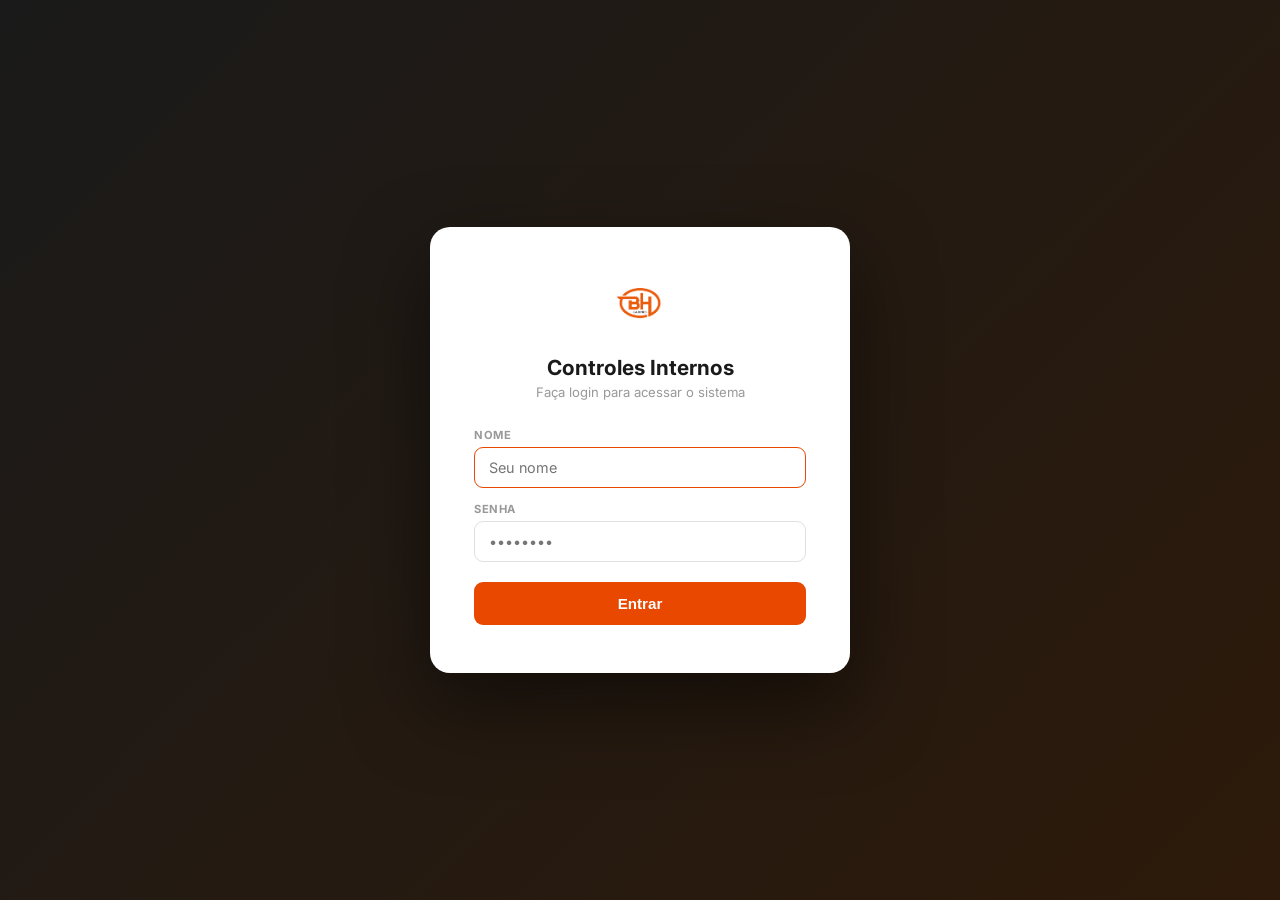
<file: index.html>
<!DOCTYPE html>
<html lang="pt-BR">
<head>
<meta charset="UTF-8">
<meta name="viewport" content="width=device-width, initial-scale=1.0">
<title>BH Cabines — Controles Internos</title>

<!-- PWA: instalável como app ("Adicionar à tela inicial") -->
<link rel="manifest" href="manifest.json">
<meta name="theme-color" content="#EA5B0C">
<link rel="icon" href="icons/icon-192.png">
<link rel="apple-touch-icon" href="icons/apple-touch-icon.png">
<meta name="apple-mobile-web-app-capable" content="yes">
<meta name="apple-mobile-web-app-status-bar-style" content="black-translucent">
<meta name="apple-mobile-web-app-title" content="BH Cabines">

<style>
  @import url('https://fonts.googleapis.com/css2?family=Inter:wght@300;400;500;600;700&display=swap');

  * { margin: 0; padding: 0; box-sizing: border-box; }

  :root {
    --orange: #E84800;
    --orange-light: #FF6B2B;
    --orange-dim: rgba(232, 72, 0, 0.08);
    --dark: #1a1a1a;
    --gray: #4a4a4a;
    --border: #e0e0e0;
    --white: #ffffff;
  }

  body {
    font-family: 'Inter', 'Segoe UI', Arial, sans-serif;
    background-color: #f8f6f3;
    min-height: 100vh;
    position: relative;
    overflow-x: hidden;
  }

  body::before {
    content: '';
    position: fixed;
    top: 50%;left: 50%;
    transform: translate(-50%, -50%);
    width: 70vmin;height: 70vmin;
    background-image: url('logo_extraido/Logo/Logo - Formatos Variados/PNG (Fundo Transparente)/bhcabines_logoredesign_01.png');
    background-repeat: no-repeat;background-position: center;background-size: contain;
    opacity: 0.05;pointer-events: none;z-index: 0;
  }

  /* ===== LOGIN OVERLAY ===== */
  #loginOverlay, #trocarSenhaOverlay {
    position: fixed;inset: 0;z-index: 1000;
    background: linear-gradient(135deg, #1a1a1a 0%, #2d1a0a 100%);
    display: flex;align-items: center;justify-content: center;
  }
  .login-box {
    background: var(--white);border-radius: 20px;
    padding: 48px 44px;width: 100%;max-width: 420px;
    box-shadow: 0 32px 80px rgba(0,0,0,0.5);
    text-align: center;
  }
  .login-box img { height: 56px;margin-bottom: 20px; }
  .login-box h2 { font-size: 1.3rem;font-weight: 700;color: var(--dark);margin-bottom: 4px; }
  .login-box p { font-size: .82rem;color: #999;margin-bottom: 28px; }
  .login-field { text-align: left;margin-bottom: 14px; }
  .login-field label { display: block;font-size: .7rem;font-weight: 700;color: #999;text-transform: uppercase;letter-spacing: .5px;margin-bottom: 5px; }
  .login-field input { width: 100%;padding: 11px 14px;border: 1.5px solid var(--border);border-radius: 9px;font-size: .9rem;font-family: inherit;transition: border-color .15s; }
  .login-field input:focus { outline: none;border-color: var(--orange); }
  .btn-login { width: 100%;padding: 13px;background: var(--orange);color: var(--white);border: none;border-radius: 9px;font-size: .95rem;font-weight: 700;cursor: pointer;margin-top: 6px;transition: background .15s; }
  .btn-login:hover { background: #c43d00; }
  .login-error { background: #fee2e2;border: 1px solid #fecaca;color: #991b1b;border-radius: 8px;padding: 9px 12px;font-size: .78rem;margin-top: 10px;display: none; }

  /* ===== HEADER ===== */
  header {
    position: relative;z-index: 10;
    background: var(--white);border-bottom: 3px solid var(--orange);
    padding: 0 40px;display: flex;align-items: center;justify-content: space-between;
    height: 72px;box-shadow: 0 2px 12px rgba(0,0,0,0.08);
  }
  .header-logo { display: flex;align-items: center;gap: 16px; }
  .header-logo img { height: 44px;width: auto; }
  .header-title { display: flex;flex-direction: column;line-height: 1.1; }
  .header-title .company { font-size: 18px;font-weight: 700;color: var(--orange);letter-spacing: .5px;text-transform: uppercase; }
  .header-title .subtitle { font-size: 11px;font-weight: 400;color: var(--gray);letter-spacing: 1.5px;text-transform: uppercase; }
  .header-right { display: flex;align-items: center;gap: 14px; }
  .header-date { font-size: 12px;color: #999;font-weight: 400; }
  .header-user { font-size: .78rem;font-weight: 600;color: var(--gray); }
  .btn-header { padding: 7px 16px;border-radius: 8px;border: 1.5px solid;font-size: .78rem;font-weight: 700;cursor: pointer;transition: all .15s;white-space: nowrap; }
  .btn-admin { border-color: var(--orange);background: var(--orange-dim);color: var(--orange); }
  .btn-admin:hover { background: var(--orange);color: var(--white); }
  .btn-sair { border-color: #d1d5db;background: #f9fafb;color: #6b7280; }
  .btn-sair:hover { background: #e5e7eb; }

  /* ===== MAIN ===== */
  main { position: relative;z-index: 10;max-width: 1200px;margin: 0 auto;padding: 48px 40px 80px; }
  .section-header { margin-bottom: 36px; }
  .section-header h1 { font-size: 26px;font-weight: 700;color: var(--dark);margin-bottom: 6px; }
  .section-header p { font-size: 14px;color: #888;font-weight: 400; }
  .section-divider { width: 48px;height: 3px;background: var(--orange);border-radius: 2px;margin-top: 12px; }

  /* ===== FOLDER CARDS ===== */
  .folders-grid { display: grid;grid-template-columns: repeat(auto-fill, minmax(220px, 1fr));gap: 24px; }
  .folder-card {
    background: var(--white);border: 1.5px solid var(--border);border-radius: 14px;
    padding: 28px 24px 24px;cursor: pointer;text-decoration: none;
    display: flex;flex-direction: column;align-items: flex-start;gap: 14px;
    transition: all .22s ease;position: relative;overflow: hidden;
    box-shadow: 0 2px 8px rgba(0,0,0,0.04);
  }
  .folder-card::before { content: '';position: absolute;top: 0;left: 0;width: 100%;height: 4px;background: var(--orange);transform: scaleX(0);transform-origin: left;transition: transform .22s ease;border-radius: 14px 14px 0 0; }
  .folder-card:hover { border-color: var(--orange-light);box-shadow: 0 8px 28px rgba(232, 72, 0, 0.14);transform: translateY(-3px); }
  .folder-card:hover::before { transform: scaleX(1); }
  .folder-icon { width: 52px;height: 52px;background: var(--orange-dim);border-radius: 12px;display: flex;align-items: center;justify-content: center;transition: background .22s ease; }
  .folder-card:hover .folder-icon { background: rgba(232, 72, 0, 0.14); }
  .folder-icon svg { width: 26px;height: 26px;color: var(--orange); }
  .folder-info { flex: 1;width: 100%; }
  .folder-name { font-size: 15px;font-weight: 700;color: var(--dark);letter-spacing: .3px;text-transform: uppercase;margin-bottom: 5px; }
  .folder-desc { font-size: 12px;color: #888;font-weight: 400;line-height: 1.4; }
  .folder-arrow { width: 28px;height: 28px;background: var(--orange-dim);border-radius: 50%;display: flex;align-items: center;justify-content: center;align-self: flex-end;transition: all .22s ease; }
  .folder-card:hover .folder-arrow { background: var(--orange); }
  .folder-arrow svg { width: 14px;height: 14px;color: var(--orange);transition: color .22s ease; }
  .folder-card:hover .folder-arrow svg { color: var(--white); }

  /* ===== ADMIN MODAL ===== */
  .modal-overlay { display: none;position: fixed;inset: 0;background: rgba(0,0,0,.55);z-index: 900;align-items: center;justify-content: center;padding: 20px; }
  .modal-overlay.open { display: flex; }
  .modal-box { background: var(--white);border-radius: 18px;width: 100%;max-width: 900px;max-height: 90vh;display: flex;flex-direction: column;box-shadow: 0 24px 72px rgba(0,0,0,.3); }
  .modal-head { display: flex;align-items: center;justify-content: space-between;padding: 20px 26px;border-bottom: 1px solid var(--border); }
  .modal-head h3 { font-size: 1.1rem;font-weight: 700;color: var(--dark); }
  .modal-close { background: none;border: none;font-size: 1.6rem;color: #999;cursor: pointer;line-height: 1; }
  .modal-close:hover { color: var(--orange); }
  .modal-body { padding: 24px 26px;overflow-y: auto;flex: 1; }

  /* Admin tabs */
  .admin-tabs { display: flex;gap: 4px;border-bottom: 2px solid var(--border);margin-bottom: 22px; }
  .admin-tab { padding: 9px 18px;border: none;background: none;font-size: .82rem;font-weight: 600;color: #999;cursor: pointer;border-bottom: 2px solid transparent;margin-bottom: -2px;transition: all .15s; }
  .admin-tab.active { color: var(--orange);border-bottom-color: var(--orange); }
  .admin-tab-panel { display: none; }
  .admin-tab-panel.active { display: block; }

  /* Forms */
  .form-row { display: grid;grid-template-columns: repeat(auto-fill, minmax(180px, 1fr));gap: 12px;margin-bottom: 14px; }
  .form-field { display: flex;flex-direction: column;gap: 4px; }
  .form-field label { font-size: .68rem;font-weight: 700;color: #999;text-transform: uppercase;letter-spacing: .4px; }
  .form-field input { padding: 9px 11px;border: 1.5px solid var(--border);border-radius: 8px;font-size: .85rem;font-family: inherit; }
  .form-field input:focus { outline: none;border-color: var(--orange); }
  .projetos-check { display: flex;flex-wrap: wrap;gap: 10px;margin: 14px 0; }
  .projetos-check label { display: flex;align-items: center;gap: 6px;font-size: .8rem;font-weight: 600;color: var(--gray);cursor: pointer;padding: 6px 12px;border: 1.5px solid var(--border);border-radius: 8px;transition: all .15s; }
  .projetos-check label:has(input:checked) { border-color: var(--orange);background: var(--orange-dim);color: var(--orange); }
  .projetos-check input[type=checkbox] { accent-color: var(--orange);width: 14px;height: 14px; }
  .btn-salvar { padding: 9px 20px;background: var(--orange);color: var(--white);border: none;border-radius: 8px;font-size: .8rem;font-weight: 700;cursor: pointer;transition: background .15s; }
  .btn-salvar:hover { background: #c43d00; }
  .btn-danger { padding: 6px 12px;background: none;border: 1.5px solid #fecaca;color: #dc2626;border-radius: 7px;font-size: .72rem;font-weight: 700;cursor: pointer;transition: all .15s; }
  .btn-danger:hover { background: #fee2e2; }

  /* Tables */
  .tbl { width: 100%;border-collapse: collapse;font-size: .8rem;margin-top: 16px; }
  .tbl thead th { background: #f7f6f5;border: 1px solid var(--border);padding: 8px 10px;font-size: .65rem;font-weight: 700;color: var(--gray);text-transform: uppercase;letter-spacing: .3px;white-space: nowrap; }
  .tbl tbody td { border: 1px solid var(--border);padding: 8px 10px;vertical-align: middle; }
  .tbl tbody tr:nth-child(even) { background: #fafafa; }
  .tbl-empty td { text-align: center;color: #bbb;font-style: italic;padding: 18px; }
  .badge-proj { display: inline-block;background: var(--orange-dim);color: var(--orange);font-size: .65rem;font-weight: 700;padding: 2px 8px;border-radius: 20px;margin: 2px; }

  /* Footer */
  footer { position: relative;z-index: 10;text-align: center;padding: 24px;font-size: 11px;color: #bbb;border-top: 1px solid #eee;background: var(--white); }
  footer span { color: var(--orange);font-weight: 600; }

  @media (max-width: 600px) {
    header { padding: 0 20px; }
    main { padding: 32px 20px 60px; }
    .folders-grid { grid-template-columns: 1fr 1fr;gap: 16px; }
    .header-date { display: none; }
  }
</style>
</head>
<body>

<!-- ===== LOGIN OVERLAY ===== -->
<div id="loginOverlay">
  <div class="login-box">
    <img src="logo_extraido/Logo/Logo - Formatos Variados/PNG (Fundo Transparente)/bhcabines_logoredesign_01.png" alt="BH Cabines">
    <h2>Controles Internos</h2>
    <p>Faça login para acessar o sistema</p>
    <div class="login-field">
      <label>Nome</label>
      <input type="text" id="loginNome" placeholder="Seu nome" autocomplete="username">
    </div>
    <div class="login-field">
      <label>Senha</label>
      <input type="password" id="loginSenha" placeholder="••••••••" autocomplete="current-password">
    </div>
    <div id="loginCarregando" style="font-size:.78rem;color:#999;margin-bottom:8px">⏳ Carregando usuários...</div>
    <button class="btn-login" id="btnLogin" disabled style="opacity:.5">Entrar</button>
    <div class="login-error" id="loginError">Nome ou senha incorretos.</div>
  </div>
</div>

<!-- ===== TROCA DE SENHA OBRIGATÓRIA (primeiro acesso com senha temporária) ===== -->
<div id="trocarSenhaOverlay" style="display:none">
  <div class="login-box">
    <img src="logo_extraido/Logo/Logo - Formatos Variados/PNG (Fundo Transparente)/bhcabines_logoredesign_01.png" alt="BH Cabines">
    <h2>Defina sua nova senha</h2>
    <p>Sua senha atual é temporária. Defina uma nova senha pra continuar.</p>
    <div class="login-field">
      <label>Nova senha</label>
      <input type="password" id="novaSenha1" placeholder="••••••••" autocomplete="new-password">
    </div>
    <div class="login-field">
      <label>Confirmar nova senha</label>
      <input type="password" id="novaSenha2" placeholder="••••••••" autocomplete="new-password">
    </div>
    <button class="btn-login" id="btnConfirmarTrocaSenha">Salvar nova senha e entrar</button>
    <div class="login-error" id="trocarSenhaErro" style="display:none">Preencha os dois campos e confirme que as senhas são iguais.</div>
    <button id="btnCancelarTrocaSenha" style="margin-top:14px;width:100%;background:none;border:none;color:#999;font-size:.78rem;cursor:pointer;text-decoration:underline">Cancelar e voltar ao login</button>
  </div>
</div>

<!-- ===== HEADER ===== -->
<header>
  <div class="header-logo">
    <img src="logo_extraido/Logo/Logo - Formatos Variados/PNG (Fundo Transparente)/bhcabines_logoredesign_01.png" alt="BH Cabines">
    <div class="header-title">
      <span class="company">BH Cabines</span>
      <span class="subtitle">Controles Internos</span>
    </div>
  </div>
  <div class="header-right">
    <span class="header-date" id="headerDate"></span>
    <span class="header-user" id="headerUser"></span>
    <button class="btn-header btn-admin" id="btnAdminPanel" style="display:none">⚙ Administração</button>
    <button class="btn-header btn-sair" id="btnSair">Sair</button>
  </div>
</header>

<!-- ===== MAIN ===== -->
<main>
  <div class="section-header">
    <h1>Painel de Controles</h1>
    <p>Selecione um setor para acessar o sistema de controle correspondente.</p>
    <div class="section-divider"></div>
  </div>
  <div class="folders-grid" id="foldersGrid"></div>
</main>

<footer>
  &copy; <span>BH Cabines</span> — Sistema de Controles Internos
</footer>

<!-- ===== MODAL ADMIN ===== -->
<div class="modal-overlay" id="modalAdmin">
  <div class="modal-box">
    <div class="modal-head">
      <h3>⚙ Painel Administrativo</h3>
      <button class="modal-close" id="closeAdmin">&times;</button>
    </div>
    <div class="modal-body">
      <div class="admin-tabs">
        <button class="admin-tab active" data-tab="usuarios">Usuários</button>
        <button class="admin-tab" data-tab="registros">Registro de Acessos</button>
      </div>

      <!-- TAB: USUÁRIOS -->
      <div class="admin-tab-panel active" id="tab-usuarios">
        <h4 style="font-size:.85rem;color:var(--dark);margin-bottom:14px">Cadastrar / Editar Usuário</h4>
        <div class="form-row">
          <div class="form-field"><label>Nome *</label><input type="text" id="uNome" placeholder="Nome do usuário"></div>
          <div class="form-field"><label>Senha *</label><input type="password" id="uSenha" placeholder="Senha de acesso"></div>
        </div>
        <label style="display:flex;align-items:center;gap:8px;font-size:.82rem;color:var(--dark);margin-bottom:16px;cursor:pointer">
          <input type="checkbox" id="uForcarTroca" checked style="width:16px;height:16px">
          Senha temporária — exigir troca no próximo login
        </label>
        <div style="font-size:.72rem;font-weight:700;color:#999;text-transform:uppercase;letter-spacing:.4px;margin-bottom:8px">Projetos liberados</div>
        <div class="projetos-check" id="projetosCheck"></div>
        <input type="hidden" id="uEditId">
        <div style="display:flex;gap:10px;margin-top:6px">
          <button class="btn-salvar" id="btnSalvarUsuario">Salvar Usuário</button>
          <button class="btn-danger" id="btnCancelarEdicao" style="display:none">Cancelar edição</button>
        </div>

        <div style="margin-top:22px;padding:14px 16px;background:#f0fdf4;border:1px solid #bbf7d0;border-radius:10px">
          <strong style="font-size:.8rem;color:#15803d">✅ Sincronização automática</strong>
          <p style="font-size:.77rem;color:#166534;margin-top:6px;line-height:1.6">
            Cadastrar, editar ou excluir um usuário já libera na hora para qualquer computador — não precisa mais baixar
            e subir arquivo no GitHub. Se o usuário já estiver com a sessão aberta, ele precisa deslogar e logar de novo
            pra ver os projetos atualizados.
          </p>
          <button class="btn-salvar" onclick="exportarUsuarios()" style="margin-top:10px;background:#6b7280">
            📥 Exportar backup (usuarios.js)
          </button>
        </div>

        <table class="tbl" style="margin-top:24px" id="tblUsuarios">
          <thead><tr><th>Nome</th><th>Projetos Liberados</th><th>Ações</th></tr></thead>
          <tbody></tbody>
        </table>
      </div>

      <!-- TAB: REGISTROS -->
      <div class="admin-tab-panel" id="tab-registros">
        <div style="background:#f0fdf4;border:1px solid #bbf7d0;border-radius:10px;padding:12px 16px;margin-bottom:14px">
          <strong style="font-size:.8rem;color:#15803d">📊 Registros centralizados no Google Sheets</strong>
          <p style="font-size:.77rem;color:#166534;margin-top:4px">Os acessos de <strong>todos os computadores</strong> ficam gravados na planilha Google. Abra-a para ver o histórico completo.</p>
          <a id="linkPlanilha" href="https://docs.google.com/spreadsheets/d/1bYaR6UI31O6T5yCCmsITuk29_KYXo9NUzen8zX1fExg/edit" target="_blank" style="display:inline-block;margin-top:8px;padding:7px 14px;background:#15803d;color:#fff;border-radius:7px;font-size:.78rem;font-weight:700;text-decoration:none">
            🔗 Abrir Planilha de Registros
          </a>
        </div>
        <div style="display:flex;justify-content:space-between;align-items:center;margin-bottom:12px">
          <span style="font-size:.82rem;color:#666">Registros deste computador:</span>
          <button class="btn-danger" id="btnLimparLogs">Limpar registros locais</button>
        </div>
        <table class="tbl" id="tblLogs">
          <thead><tr><th>Data</th><th>Hora</th><th>Usuário</th><th>Ação</th><th>Projeto</th></tr></thead>
          <tbody></tbody>
        </table>
      </div>
    </div>
  </div>
</div>

<script>
/* =========================================================
   CONFIGURAÇÕES
   ========================================================= */
const ADMIN_NOME  = 'admin';
const ADMIN_SENHA = 'helvecio';

const PROJETOS = [
  {
    id: 'garantias', nome: 'Garantia', href: 'garantias.html',
    desc: 'Controle e gestão de peças em garantia',
    icon: '<path d="M12 22s8-4 8-10V5l-8-3-8 3v7c0 6 8 10 8 10z"/>'
  },
  {
    id: 'vendas', nome: 'Vendas / DIFAL', href: 'vendas.html',
    desc: 'Cálculo de DIFAL e orçamento com impostos',
    icon: '<line x1="12" y1="1" x2="12" y2="23"/><path d="M17 5H9.5a3.5 3.5 0 0 0 0 7h5a3.5 3.5 0 0 1 0 7H6"/>'
  },
  {
    id: 'pesquisa', nome: 'Pesquisa de Preços', href: 'pesquisa-precos/index.html',
    desc: 'Compara preços no Google Shopping e em lojas na web, por nome ou código original',
    icon: '<path d="M20.59 13.41l-7.17 7.17a2 2 0 0 1-2.83 0L2 12V2h10l8.59 8.59a2 2 0 0 1 0 2.82z"/><line x1="7" y1="7" x2="7.01" y2="7"/>'
  },
  {
    id: 'custos', nome: 'Gestão de Custos', href: 'gestao-custos/index.html',
    desc: 'Custos fixos/variáveis, entrada de NF-e e formação de preço de venda',
    icon: '<circle cx="12" cy="12" r="9"/><path d="M12 7v5l3 3"/>'
  },
  {
    id: 'importacoes', nome: 'Importações', href: 'importacoes/index.html',
    desc: 'Kanban de pedidos, prazos, acompanhamento e conferência DUIMP',
    icon: '<path d="M22 12h-6l-2 3h-4l-2-3H2"/><path d="M5.45 5.11L2 12v6a2 2 0 0 0 2 2h16a2 2 0 0 0 2-2v-6l-3.45-6.89A2 2 0 0 0 16.76 4H7.24a2 2 0 0 0-1.79 1.11z"/>'
  },
  {
    id: 'cockpit-comercial', nome: 'Cockpit Comercial', href: 'cockpit-comercial/index.html',
    desc: 'Metas, importação diária de vendas e acompanhamento comercial da equipe',
    icon: '<path d="M3 3v18h18"/><rect x="7" y="13" width="3" height="5"/><rect x="12" y="9" width="3" height="9"/><rect x="17" y="5" width="3" height="13"/>'
  },
  {
    id: 'quadro-funcionarios', nome: 'Quadro de Funcionários', href: 'quadro-funcionarios/index.html',
    desc: 'Cadastro de funcionários e emissão de recibos salariais para impressão',
    icon: '<path d="M16 21v-2a4 4 0 0 0-4-4H5a4 4 0 0 0-4 4v2"/><circle cx="8.5" cy="7" r="4"/><line x1="20" y1="8" x2="20" y2="14"/><line x1="17" y1="11" x2="23" y2="11"/>'
  },
  {
    id: 'expedicao', nome: 'Expedição', href: 'expedicao/index.html',
    desc: 'Cadastro de vendas aguardando nota fiscal e emissão de etiquetas com QR Code',
    icon: '<rect x="1" y="3" width="15" height="13"/><polygon points="16 8 20 8 23 11 23 16 16 16 16 8"/><circle cx="5.5" cy="18.5" r="2.5"/><circle cx="18.5" cy="18.5" r="2.5"/>'
  },
  {
    id: 'cacador-cliente', nome: 'Caçador de Cliente', href: 'cacador-cliente/index.html',
    desc: 'Busca de clientes potenciais no mapa: transportadoras, oficinas, autopeças linha pesada e mais',
    icon: '<circle cx="12" cy="12" r="8"/><circle cx="12" cy="12" r="2"/><line x1="12" y1="2" x2="12" y2="6"/><line x1="12" y1="18" x2="12" y2="22"/><line x1="2" y1="12" x2="6" y2="12"/><line x1="18" y1="12" x2="22" y2="12"/>'
  }
];

/* =========================================================
   STORAGE
   ========================================================= */
function getUsers()     { return window._USERS || JSON.parse(localStorage.getItem('auth_users') || '[]'); }
function saveUsers(u)   {
  window._USERS = u;
  localStorage.setItem('auth_users', JSON.stringify(u));
  pushUsuarios(u).catch(function () {});
}
function getLogs()      { return JSON.parse(localStorage.getItem('auth_logs') || '[]'); }
function saveLogs(l)    { localStorage.setItem('auth_logs', JSON.stringify(l)); }
function getSession()   { return JSON.parse(localStorage.getItem('auth_session') || 'null'); }
function saveSession(s) { localStorage.setItem('auth_session', JSON.stringify(s)); }
function clearSession() { localStorage.removeItem('auth_session'); }

/* =========================================================
   USUÁRIOS — sincronizados pelo Apps Script (mesmo servidor dos outros
   módulos), não mais por upload manual de usuarios.js no GitHub. Cadastrar/
   editar/excluir um usuário aqui já libera na hora pra qualquer computador.
   ========================================================= */
function pushUsuarios(users) {
  // Sem header de Content-Type de propósito — setar 'application/json' força
  // preflight CORS que o Apps Script não responde direito, e o envio falha
  // silenciosamente (mesmo problema já visto e corrigido nos outros módulos).
  return fetch(SYNC_URL, {
    method: 'POST',
    body: JSON.stringify({ action: 'saveUsuarios', data: users, nome: (getSession() && getSession().nome) || ADMIN_NOME })
  }).then(function (r) { return r.json(); });
}

async function carregarUsuarios() {
  try {
    const r = await fetch(SYNC_URL + '?action=getUsuarios&t=' + Date.now());
    const servidor = await r.json();
    if (Array.isArray(servidor) && servidor.length > 0) {
      window._USERS = servidor;
      localStorage.setItem('auth_users', JSON.stringify(servidor));
      return;
    }

    // Servidor ainda sem nada cadastrado (primeira vez após esta atualização) —
    // semeia com o que já existir localmente ou no usuarios.js estático antigo,
    // e envia pro servidor pra virar a fonte de verdade dali em diante.
    let seed = JSON.parse(localStorage.getItem('auth_users') || '[]');
    if (!seed.length) {
      try {
        const rLegado = await fetch('usuarios.js?t=' + Date.now());
        const texto = await rLegado.text();
        const match = texto.match(/window\.USUARIOS_CONFIG\s*=\s*(\[[\s\S]*?\]);/);
        if (match) seed = JSON.parse(match[1]) || [];
      } catch (eLegado) {}
    }
    if (seed.length) {
      window._USERS = seed;
      localStorage.setItem('auth_users', JSON.stringify(seed));
      pushUsuarios(seed).catch(function () {});
    }
  } catch (e) {
    // Fallback: usa o que está no localStorage (acesso offline ou servidor fora do ar)
    const salvo = JSON.parse(localStorage.getItem('auth_users') || '[]');
    if (salvo.length) window._USERS = salvo;
  }
}

/* =========================================================
   AUTENTICAÇÃO
   ========================================================= */
function autenticar(nome, senha) {
  nome = nome.trim();
  senha = senha.trim();
  if (nome.toLowerCase() === ADMIN_NOME.toLowerCase() && senha === ADMIN_SENHA) {
    return { id: '__admin__', nome: ADMIN_NOME, isAdmin: true, projetos: PROJETOS.map(p => p.id) };
  }
  const user = getUsers().find(u => u.nome.toLowerCase() === nome.toLowerCase() && u.senha === senha);
  return user || null;
}

const SYNC_URL = 'https://script.google.com/macros/s/AKfycbwDQZ4dAfEJ9eZs0CV4ceRvj6Pe_QNTaVuuZwT6285JWhcmlL-mpYR_YK7A6ikVkS27/exec';

function registrarLog(user, acao, projeto = '—') {
  const agora = new Date();
  const entrada = {
    id: Date.now(),
    userId: user.id,
    nome: user.nome,
    acao,
    projeto,
    data: agora.toLocaleDateString('pt-BR'),
    hora: agora.toLocaleTimeString('pt-BR', { hour: '2-digit', minute: '2-digit', second: '2-digit' })
  };

  // Salva localmente (fallback)
  const logs = getLogs();
  logs.unshift(entrada);
  saveLogs(logs.slice(0, 500));

  // Envia para Google Sheets (centralizado, visível para todos os computadores)
  fetch(SYNC_URL, {
    method: 'POST',
    body: JSON.stringify(entrada)
  }).catch(() => {}); // falha silenciosa se offline
}

/* =========================================================
   UI: LOGIN
   ========================================================= */
document.getElementById('btnLogin').addEventListener('click', fazerLogin);
document.getElementById('loginSenha').addEventListener('keydown', e => { if (e.key === 'Enter') fazerLogin(); });
document.getElementById('loginNome').addEventListener('keydown', e => { if (e.key === 'Enter') document.getElementById('loginSenha').focus(); });

function fazerLogin() {
  const nome  = document.getElementById('loginNome').value;
  const senha = document.getElementById('loginSenha').value;
  const user  = autenticar(nome, senha);

  if (!user) {
    const err = document.getElementById('loginError');
    err.style.display = 'block';
    document.getElementById('loginSenha').value = '';
    return;
  }

  if (user.trocarSenhaObrigatoria) {
    abrirTrocaSenhaObrigatoria(user);
    return;
  }

  saveSession(user);
  registrarLog(user, 'Login');
  iniciarSessao(user);
}

/* =========================================================
   TROCA DE SENHA OBRIGATÓRIA (primeiro acesso com senha temporária)
   ========================================================= */
let _usuarioTrocandoSenha = null;

function abrirTrocaSenhaObrigatoria(user) {
  _usuarioTrocandoSenha = user;
  document.getElementById('novaSenha1').value = '';
  document.getElementById('novaSenha2').value = '';
  document.getElementById('trocarSenhaErro').style.display = 'none';
  document.getElementById('loginOverlay').style.display = 'none';
  document.getElementById('trocarSenhaOverlay').style.display = 'flex';
}

function fecharTrocaSenhaObrigatoria() {
  _usuarioTrocandoSenha = null;
  document.getElementById('trocarSenhaOverlay').style.display = 'none';
  document.getElementById('loginOverlay').style.display = 'flex';
  document.getElementById('loginSenha').value = '';
  document.getElementById('loginSenha').focus();
}

document.getElementById('btnConfirmarTrocaSenha').addEventListener('click', () => {
  if (!_usuarioTrocandoSenha) return;
  const nova = document.getElementById('novaSenha1').value;
  const confirmacao = document.getElementById('novaSenha2').value;

  if (!nova || nova !== confirmacao) {
    document.getElementById('trocarSenhaErro').style.display = 'block';
    return;
  }

  const users = getUsers();
  const idx = users.findIndex(u => u.id === _usuarioTrocandoSenha.id);
  if (idx < 0) { fecharTrocaSenhaObrigatoria(); return; }

  users[idx].senha = nova;
  users[idx].trocarSenhaObrigatoria = false;
  saveUsers(users);

  const userAtualizado = users[idx];
  document.getElementById('trocarSenhaOverlay').style.display = 'none';
  _usuarioTrocandoSenha = null;

  saveSession(userAtualizado);
  registrarLog(userAtualizado, 'Login');
  iniciarSessao(userAtualizado);
});

document.getElementById('novaSenha2').addEventListener('keydown', e => { if (e.key === 'Enter') document.getElementById('btnConfirmarTrocaSenha').click(); });
document.getElementById('btnCancelarTrocaSenha').addEventListener('click', fecharTrocaSenhaObrigatoria);

function iniciarSessao(user) {
  document.getElementById('loginOverlay').style.display = 'none';
  document.getElementById('headerUser').textContent = '👤 ' + user.nome;
  document.getElementById('btnAdminPanel').style.display = user.isAdmin ? 'inline-flex' : 'none';
  renderProjetos(user);
}

document.getElementById('btnSair').addEventListener('click', () => {
  const user = getSession();
  if (user) registrarLog(user, 'Logout');
  clearSession();
  location.reload();
});

/* =========================================================
   UI: CARDS DE PROJETOS
   ========================================================= */
function renderProjetos(user) {
  const grid = document.getElementById('foldersGrid');
  grid.innerHTML = '';
  const acessiveis = PROJETOS.filter(p => user.projetos.includes(p.id));

  if (!acessiveis.length) {
    grid.innerHTML = '<p style="color:#999;font-size:.9rem">Nenhum projeto liberado para este usuário. Solicite ao administrador.</p>';
    return;
  }

  acessiveis.forEach(p => {
    const card = document.createElement('a');
    card.className = 'folder-card';
    card.href = '#';
    card.title = 'Abrir ' + p.nome;
    card.innerHTML = `
      <div class="folder-icon"><svg viewBox="0 0 24 24" fill="none" stroke="currentColor" stroke-width="2" stroke-linecap="round" stroke-linejoin="round">${p.icon}</svg></div>
      <div class="folder-info"><div class="folder-name">${p.nome}</div><div class="folder-desc">${p.desc}</div></div>
      <div class="folder-arrow"><svg viewBox="0 0 24 24" fill="none" stroke="currentColor" stroke-width="2.5" stroke-linecap="round" stroke-linejoin="round"><polyline points="9 18 15 12 9 6"/></svg></div>`;
    card.addEventListener('click', e => {
      e.preventDefault();
      registrarLog(user, 'Acesso', p.nome);
      window.location.href = p.href;
    });
    grid.appendChild(card);
  });
}

/* =========================================================
   UI: PAINEL ADMIN — TABS
   ========================================================= */
document.getElementById('btnAdminPanel').addEventListener('click', () => {
  document.getElementById('modalAdmin').classList.add('open');
  renderTabelaUsuarios();
  renderTabelaLogs();
});
document.getElementById('closeAdmin').addEventListener('click', () => document.getElementById('modalAdmin').classList.remove('open'));

document.querySelectorAll('.admin-tab').forEach(tab => {
  tab.addEventListener('click', () => {
    document.querySelectorAll('.admin-tab').forEach(t => t.classList.remove('active'));
    document.querySelectorAll('.admin-tab-panel').forEach(p => p.classList.remove('active'));
    tab.classList.add('active');
    document.getElementById('tab-' + tab.dataset.tab).classList.add('active');
    if (tab.dataset.tab === 'registros') renderTabelaLogs();
  });
});

/* =========================================================
   UI: PAINEL ADMIN — USUÁRIOS
   ========================================================= */
function buildProjetosCheck(selecionados = []) {
  const wrap = document.getElementById('projetosCheck');
  wrap.innerHTML = '';
  PROJETOS.forEach(p => {
    const lbl = document.createElement('label');
    const chk = document.createElement('input');
    chk.type = 'checkbox';
    chk.value = p.id;
    chk.checked = selecionados.includes(p.id);
    lbl.appendChild(chk);
    lbl.appendChild(document.createTextNode(' ' + p.nome));
    wrap.appendChild(lbl);
  });
}

buildProjetosCheck();

document.getElementById('btnSalvarUsuario').addEventListener('click', () => {
  const nome  = document.getElementById('uNome').value.trim();
  const senha = document.getElementById('uSenha').value;
  const editId = document.getElementById('uEditId').value;

  if (!nome || !senha) { alert('Preencha nome e senha.'); return; }
  if (nome.toLowerCase() === ADMIN_NOME.toLowerCase()) { alert('Nome reservado.'); return; }

  const projetos = Array.from(document.querySelectorAll('#projetosCheck input:checked')).map(c => c.value);
  if (!projetos.length) { alert('Selecione ao menos um projeto.'); return; }
  const trocarSenhaObrigatoria = document.getElementById('uForcarTroca').checked;

  const users = getUsers();
  if (editId) {
    const idx = users.findIndex(u => u.id === editId);
    if (idx >= 0) { users[idx].nome = nome; users[idx].senha = senha; users[idx].projetos = projetos; users[idx].trocarSenhaObrigatoria = trocarSenhaObrigatoria; }
  } else {
    if (users.some(u => u.nome.toLowerCase() === nome.toLowerCase())) { alert('Já existe um usuário com este nome.'); return; }
    users.push({ id: 'u_' + Date.now(), nome, senha, projetos, isAdmin: false, trocarSenhaObrigatoria });
  }

  saveUsers(users);
  limparFormUsuario();
  renderTabelaUsuarios();
});

document.getElementById('btnCancelarEdicao').addEventListener('click', limparFormUsuario);

function limparFormUsuario() {
  document.getElementById('uNome').value = '';
  document.getElementById('uSenha').value = '';
  document.getElementById('uEditId').value = '';
  document.getElementById('uForcarTroca').checked = true;
  document.getElementById('btnCancelarEdicao').style.display = 'none';
  buildProjetosCheck();
}

function editarUsuario(id) {
  const user = getUsers().find(u => u.id === id);
  if (!user) return;
  document.getElementById('uNome').value = user.nome;
  document.getElementById('uSenha').value = user.senha;
  document.getElementById('uEditId').value = user.id;
  document.getElementById('uForcarTroca').checked = !!user.trocarSenhaObrigatoria;
  document.getElementById('btnCancelarEdicao').style.display = 'inline-block';
  buildProjetosCheck(user.projetos);
  document.getElementById('uNome').focus();
}

function excluirUsuario(id) {
  if (!confirm('Excluir este usuário?')) return;
  saveUsers(getUsers().filter(u => u.id !== id));
  renderTabelaUsuarios();
}

function renderTabelaUsuarios() {
  const tbody = document.querySelector('#tblUsuarios tbody');
  const users = getUsers();
  tbody.innerHTML = '';
  if (!users.length) {
    tbody.innerHTML = '<tr class="tbl-empty"><td colspan="3">Nenhum usuário cadastrado.</td></tr>';
    return;
  }
  users.forEach(u => {
    const badges = u.projetos.map(pid => {
      const p = PROJETOS.find(x => x.id === pid);
      return `<span class="badge-proj">${p ? p.nome : pid}</span>`;
    }).join('');
    const trocaNota = u.trocarSenhaObrigatoria ? ' <span title="Vai ter que trocar a senha no próximo login" style="font-size:.7rem;color:#c2410c">🔑 senha temporária</span>' : '';
    tbody.innerHTML += `<tr>
      <td><strong>${u.nome}</strong>${trocaNota}</td>
      <td>${badges}</td>
      <td style="white-space:nowrap">
        <button class="btn-danger" onclick="editarUsuario('${u.id}')">Editar</button>
        &nbsp;
        <button class="btn-danger" onclick="excluirUsuario('${u.id}')">Excluir</button>
      </td>
    </tr>`;
  });
}

/* =========================================================
   UI: PAINEL ADMIN — REGISTROS
   ========================================================= */
document.getElementById('btnLimparLogs').addEventListener('click', () => {
  if (confirm('Limpar todo o registro de acessos?')) { saveLogs([]); renderTabelaLogs(); }
});

function renderTabelaLogs() {
  const tbody = document.querySelector('#tblLogs tbody');
  const logs = getLogs();
  tbody.innerHTML = '';
  if (!logs.length) {
    tbody.innerHTML = '<tr class="tbl-empty"><td colspan="5">Nenhum registro neste computador ainda.</td></tr>';
    return;
  }
  logs.forEach(l => {
    tbody.innerHTML += `<tr>
      <td>${l.data  || '—'}</td>
      <td>${l.hora  || '—'}</td>
      <td><strong>${l.nome   || '—'}</strong></td>
      <td>${l.acao  || '—'}</td>
      <td>${l.projeto || '—'}</td>
    </tr>`;
  });
}

/* =========================================================
   EXPORTAR usuarios.js
   ========================================================= */
function exportarUsuarios() {
  const json = JSON.stringify(getUsers(), null, 2);
  const content = 'window.USUARIOS_CONFIG = ' + json + ';\n';
  const blob = new Blob([content], { type: 'application/javascript' });
  const a = document.createElement('a');
  a.href = URL.createObjectURL(blob);
  a.download = 'usuarios.js';
  a.click();
}

/* =========================================================
   INICIALIZAÇÃO
   ========================================================= */
document.getElementById('headerDate').textContent = new Date().toLocaleDateString('pt-BR', {
  weekday: 'long', day: '2-digit', month: 'long', year: 'numeric'
});

// Carrega usuarios.js forçando versão fresca, depois libera o botão de login
carregarUsuarios().finally(() => {
  document.getElementById('loginCarregando').style.display = 'none';
  const btn = document.getElementById('btnLogin');
  btn.disabled = false;
  btn.style.opacity = '1';

  const sessao = getSession();
  if (sessao) {
    iniciarSessao(sessao);
  } else {
    document.getElementById('loginNome').focus();
  }
});
</script>

<script>
  // Registra o service worker só pra habilitar "Adicionar à tela inicial" —
  // ele não guarda cache agressivo de nada (ver sw.js).
  if ('serviceWorker' in navigator) {
    window.addEventListener('load', function () {
      navigator.serviceWorker.register('sw.js').catch(function () {});
    });
  }
</script>

</body>
</html>
</file>
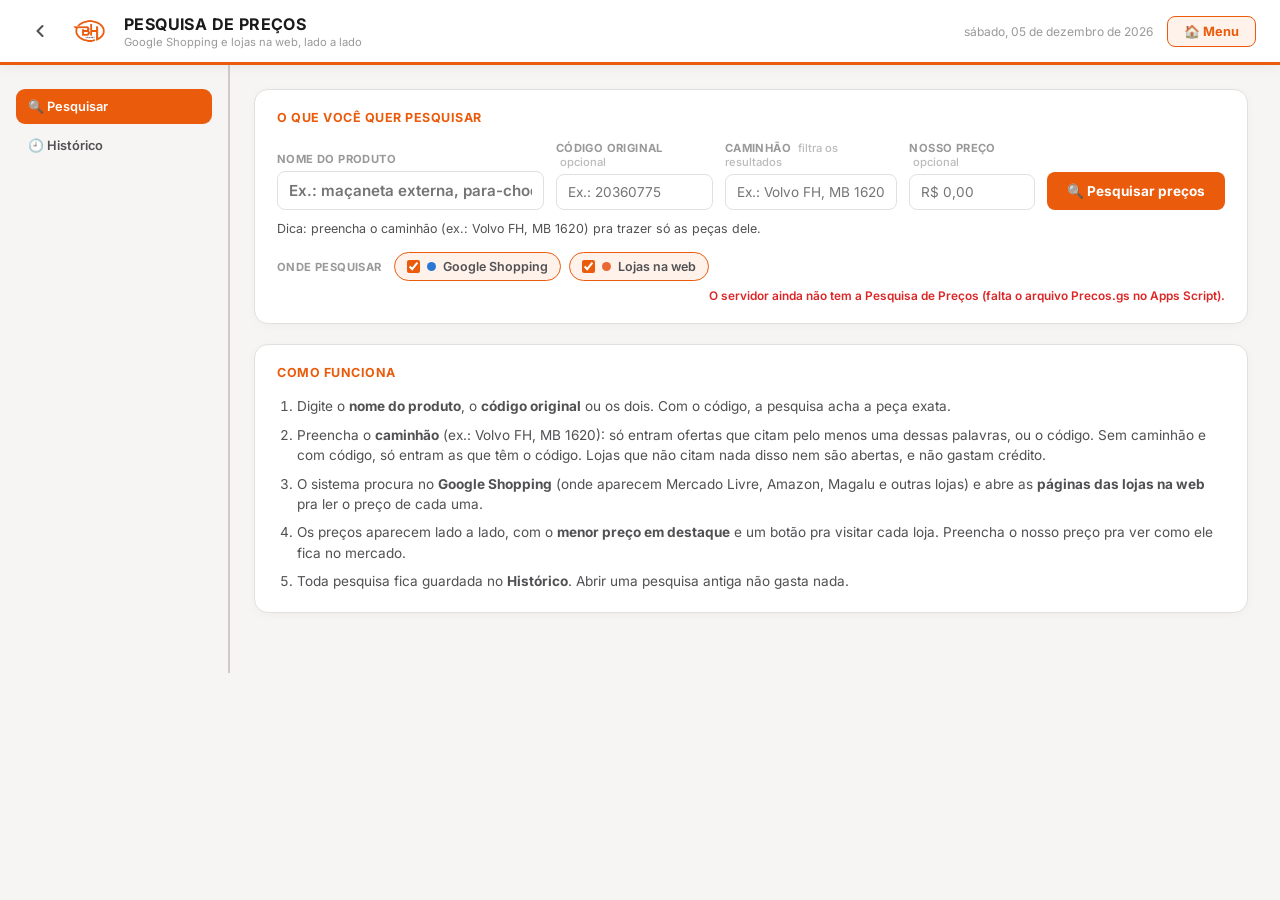
<file: pesquisa-precos/index.html>
<!DOCTYPE html>
<html lang="pt-BR">
<head>
<meta charset="UTF-8">
<meta name="viewport" content="width=device-width, initial-scale=1.0">
<title>BH Cabines — Pesquisa de Preços</title>
<link rel="stylesheet" href="style.css">

<!-- PWA: instalável como app ("Adicionar à tela inicial") -->
<link rel="manifest" href="../manifest.json">
<meta name="theme-color" content="#EA5B0C">
<link rel="icon" href="../icons/icon-192.png">
<link rel="apple-touch-icon" href="../icons/apple-touch-icon.png">
<meta name="apple-mobile-web-app-capable" content="yes">
<meta name="apple-mobile-web-app-status-bar-style" content="black-translucent">
<meta name="apple-mobile-web-app-title" content="BH Cabines">
</head>
<body>

<header class="hdr">
  <div class="hdr-in">
    <a href="../index.html" class="hdr-back" title="Voltar ao painel">
      <svg viewBox="0 0 24 24" fill="none" stroke="currentColor" stroke-width="2.5" stroke-linecap="round" stroke-linejoin="round"><polyline points="15 18 9 12 15 6"/></svg>
    </a>
    <img src="../logo_extraido/Logo/Logo - Formatos Variados/PNG (Fundo Transparente)/bhcabines_logoredesign_01.png" alt="BH Cabines">
    <div class="hdr-title">
      <h1>Pesquisa de Preços</h1>
      <small>Google Shopping e lojas na web, lado a lado</small>
    </div>
    <div class="ml hdr-right">
      <span id="syncIndicador" class="sync-indicador" style="display:none"></span>
      <span class="header-date" id="headerDate"></span>
      <a href="../index.html" class="btn-menu">🏠 Menu</a>
    </div>
  </div>
</header>

<div class="layout">

  <aside class="sidebar">
    <div class="sidebar-inner">
      <button class="nav-item active" data-view="pesquisa">🔍 Pesquisar</button>
      <button class="nav-item" data-view="historico">🕘 Histórico <span class="nav-contador" id="navContadorHistorico"></span></button>
    </div>
  </aside>

  <main class="main-area">

    <!-- ===================== PESQUISAR ===================== -->
    <section class="view" id="view-pesquisa">

      <div class="card">
        <h3 class="card-title">O que você quer pesquisar</h3>
        <form id="formBusca" class="busca-form" autocomplete="off">
          <div class="field campo-nome">
            <label for="fNome">Nome do produto</label>
            <input type="text" id="fNome" placeholder="Ex.: maçaneta externa, para-choque" maxlength="150">
          </div>
          <div class="field">
            <label for="fCodigo">Código original <span class="label-dica">opcional</span></label>
            <input type="text" id="fCodigo" placeholder="Ex.: 20360775" maxlength="60">
          </div>
          <div class="field">
            <label for="fPalavras">Caminhão <span class="label-dica">filtra os resultados</span></label>
            <input type="text" id="fPalavras" placeholder="Ex.: Volvo FH, MB 1620" maxlength="80">
          </div>
          <div class="field">
            <label for="fNosso">Nosso preço <span class="label-dica">opcional</span></label>
            <input type="text" id="fNosso" inputmode="decimal" placeholder="R$ 0,00" maxlength="20">
          </div>
          <button class="btn bo btn-buscar" id="btnPesquisar" type="submit">🔍 Pesquisar preços</button>
        </form>
        <p class="busca-dica" id="buscaDica"></p>
        <div class="fontes-linha">
          <span class="fontes-titulo">Onde pesquisar</span>
          <label class="fonte-chip"><input type="checkbox" id="usarGoogle" checked> <span class="ponto ponto-google"></span>Google Shopping</label>
          <label class="fonte-chip"><input type="checkbox" id="usarWeb" checked> <span class="ponto ponto-web"></span>Lojas na web</label>
          <span class="saldo" id="saldo"></span>
        </div>
      </div>

      <div class="card vazio" id="vazio">
        <h3 class="card-title">Como funciona</h3>
        <ol class="como-lista">
          <li>Digite o <b>nome do produto</b>, o <b>código original</b> ou os dois. Com o código, a pesquisa acha a peça exata.</li>
          <li>Preencha o <b>caminhão</b> (ex.: Volvo FH, MB 1620): só entram ofertas que citam pelo menos uma dessas palavras, ou o código. Sem caminhão e com código, só entram as que têm o código. Lojas que não citam nada disso nem são abertas, e não gastam crédito.</li>
          <li>O sistema procura no <b>Google Shopping</b> (onde aparecem Mercado Livre, Amazon, Magalu e outras lojas) e abre as <b>páginas das lojas na web</b> pra ler o preço de cada uma.</li>
          <li>Os preços aparecem lado a lado, com o <b>menor preço em destaque</b> e um botão pra visitar cada loja. Preencha o nosso preço pra ver como ele fica no mercado.</li>
          <li>Toda pesquisa fica guardada no <b>Histórico</b>. Abrir uma pesquisa antiga não gasta nada.</li>
        </ol>
      </div>

      <div id="resultado" style="display:none">

        <div class="res-topo">
          <div class="res-topo-texto">
            <h2 id="resTitulo"></h2>
            <p class="muted" id="resSub"></p>
          </div>
          <div class="btn-row-h">
            <a class="btn bgray btn-pequeno" id="linkGoogle" target="_blank" rel="noopener noreferrer">Abrir no Google Shopping ↗</a>
            <a class="btn bgray btn-pequeno" id="linkML" target="_blank" rel="noopener noreferrer">Abrir no Mercado Livre ↗</a>
            <button class="btn bk btn-pequeno" id="btnPlanilha" type="button">⬇ Planilha</button>
          </div>
        </div>

        <div class="aviso-caixa" id="avisoAntiga" style="display:none"></div>
        <div class="progresso" id="progresso"></div>

        <div class="res-grid">

          <aside class="foto-col">
            <div class="card foto-card">
              <h3 class="card-title">Foto do produto</h3>
              <div class="foto-quadro">
                <img id="fotoImg" alt="" referrerpolicy="no-referrer">
                <div class="foto-vazia" id="fotoVazia">Sem foto ainda</div>
              </div>
              <div class="foto-nav">
                <button class="icon-btn foto-seta" id="fotoAnt" type="button" title="Foto anterior" aria-label="Foto anterior">◀</button>
                <span class="foto-info" id="fotoInfo"></span>
                <button class="icon-btn foto-seta" id="fotoProx" type="button" title="Próxima foto" aria-label="Próxima foto">▶</button>
              </div>
              <label class="btn bgray btn-pequeno foto-arquivo">📁 Usar uma foto minha<input type="file" id="fotoArquivo" accept="image/*"></label>
              <p class="muted foto-dica">Clique na foto de uma oferta pra comparar com esta.</p>
            </div>
          </aside>

          <div class="res-main">
            <div class="tiles" id="tiles"></div>

            <div class="card">
              <div class="card-topo">
                <h3 class="card-title">Comparativo por loja</h3>
                <span class="muted" id="graficoInfo"></span>
              </div>
              <div id="grafico" class="grafico"></div>
              <div class="btn-row-h" style="margin-top:10px">
                <button class="btn bgray btn-pequeno" id="btnMaisLojas" type="button" style="display:none"></button>
              </div>
            </div>

            <div class="card">
              <div class="card-topo">
                <h3 class="card-title">Todas as ofertas <span class="muted" id="ofertasContagem"></span></h3>
              </div>
              <div class="filtros">
                <div class="field">
                  <label for="filtroFonte">Fonte</label>
                  <select id="filtroFonte">
                    <option value="">Todas</option>
                    <option value="google">Google Shopping</option>
                    <option value="web">Lojas na web</option>
                  </select>
                </div>
                <div class="field">
                  <label for="filtroMostrar">Mostrar</label>
                  <select id="filtroMostrar">
                    <option value="">Todas as ofertas</option>
                    <option value="contam">Só as que entram na conta</option>
                    <option value="codigo">Só com o código original</option>
                    <option value="fora">Só as que ficaram de fora</option>
                  </select>
                </div>
                <div class="field">
                  <label for="filtroOrdem">Ordem</label>
                  <select id="filtroOrdem">
                    <option value="menor">Menor preço primeiro</option>
                    <option value="maior">Maior preço primeiro</option>
                    <option value="parecido">Mais parecidas primeiro</option>
                  </select>
                </div>
                <div class="field">
                  <label for="filtroTexto">Procurar</label>
                  <input type="text" id="filtroTexto" placeholder="Loja ou palavra do título">
                </div>
              </div>
              <div id="listaOfertas" class="lista-ofertas"></div>
            </div>
          </div>

        </div>
      </div>
    </section>

    <!-- ===================== HISTÓRICO ===================== -->
    <section class="view" id="view-historico" style="display:none">
      <div class="card">
        <h3 class="card-title">Pesquisas guardadas</h3>
        <p class="muted" style="margin-bottom:12px">Toda pesquisa fica guardada aqui com os preços do dia em que foi feita. Abrir uma não gasta nada. Pra ver o preço de hoje, abra e clique em “Pesquisar de novo”.</p>
        <div class="filtros" style="grid-template-columns:minmax(0,320px)">
          <div class="field">
            <label for="histFiltro">Procurar</label>
            <input type="text" id="histFiltro" placeholder="Produto, código ou quem pesquisou">
          </div>
        </div>
        <div class="table-wrap" style="margin-top:12px">
          <table id="tblHistorico">
            <thead><tr>
              <th>Data</th><th>Produto</th><th>Código</th><th class="tr">Ofertas</th><th class="tr">Menor preço</th><th>Loja do menor</th>
              <th class="tr">Média</th><th class="tr">Nosso preço</th><th>Quem</th><th></th>
            </tr></thead>
            <tbody></tbody>
          </table>
        </div>
      </div>
    </section>

  </main>
</div>

<!-- Comparar a foto do produto com a de uma oferta -->
<div class="modal" id="modalComparar" aria-hidden="true">
  <div class="modal-caixa" role="dialog" aria-modal="true" aria-labelledby="cmpTitulo">
    <button class="modal-fechar" id="cmpFechar" type="button" aria-label="Fechar">✕</button>
    <h3 class="card-title" id="cmpTitulo">Comparar fotos</h3>
    <div class="cmp-fotos">
      <figure><div class="cmp-quadro"><img id="cmpRef" alt="" referrerpolicy="no-referrer"><span class="foto-vazia" id="cmpRefVazia">Sem foto</span></div><figcaption>Foto do produto</figcaption></figure>
      <figure><div class="cmp-quadro"><img id="cmpOferta" alt="" referrerpolicy="no-referrer"><span class="foto-vazia" id="cmpOfertaVazia">Sem foto</span></div><figcaption>Esta oferta</figcaption></figure>
    </div>
    <p class="cmp-oferta-titulo" id="cmpOfertaTitulo"></p>
    <p class="cmp-oferta-preco" id="cmpOfertaPreco"></p>
    <div class="btn-row-h" id="cmpAcoes"></div>
  </div>
</div>

<div class="tooltip" id="tooltip" role="tooltip"></div>

<script src="script.js"></script>
</body>
</html>
</file>
<file: pesquisa-precos/style.css>
@import url('https://fonts.googleapis.com/css2?family=Inter:wght@400;500;600;700&display=swap');

:root{
  --orange:#EA5B0C;
  --orange-dim:rgba(234,91,12,.08);
  --dark:#515053;
  --black:#1a1a1a;
  --white:#ffffff;
  --bg:#f6f5f4;
  --border:#e2e0de;
  --good:#16a34a;
  --warn:#d97706;
  --bad:#dc2626;
  /* Gráfico: uma série só (preço por loja). Cinza pra todas, verde só no
     menor preço (sempre com o selo "Menor preço" junto, nunca só a cor). */
  --barra:#bdbab3;
  --barra-hover:#9d9991;
  --barra-menor:#0ca30c;
  --texto-menor:#006300;
  --linha-base:#c3c2b7;
  /* Identidade das fontes (sempre com o nome escrito ao lado) */
  --fonte-google:#2a78d6;
  --fonte-web:#eb6834;
}

*{margin:0;padding:0;box-sizing:border-box}
body{font-family:'Inter','Segoe UI',Arial,sans-serif;background:var(--bg);color:var(--black);min-height:100vh}

/* ===== Header ===== */
.hdr{background:var(--white);border-bottom:3px solid var(--orange);box-shadow:0 2px 12px rgba(0,0,0,.06);position:sticky;top:0;z-index:1200}
.hdr-in{display:flex;align-items:center;gap:14px;padding:.7rem 1.5rem}
.hdr-in img{height:40px}
.hdr-back{display:flex;align-items:center;justify-content:center;width:32px;height:32px;border-radius:8px;color:var(--dark);text-decoration:none;transition:background .15s}
.hdr-back:hover{background:var(--orange-dim);color:var(--orange)}
.hdr-back svg{width:20px;height:20px}
.hdr-title h1{font-size:1rem;font-weight:700;color:var(--black);text-transform:uppercase;letter-spacing:.4px}
.hdr-title small{font-size:.7rem;color:#999;display:block;margin-top:1px}
.ml{margin-left:auto}
.hdr-right{display:flex;align-items:center;gap:14px}
.header-date{font-size:.75rem;color:#999}
.sync-indicador{font-size:.72rem;font-weight:600;color:#666;padding:4px 10px;background:#f3f4f6;border-radius:20px}
.btn-menu{display:inline-flex;align-items:center;gap:6px;padding:7px 16px;border-radius:8px;border:1.5px solid var(--orange);background:var(--orange-dim);color:var(--orange);font-size:.8rem;font-weight:700;text-decoration:none;white-space:nowrap;transition:all .15s}
.btn-menu:hover{background:var(--orange);color:var(--white)}

/* ===== Menu lateral ===== */
.layout{display:flex;max-width:1400px;margin:0 auto}
.sidebar{width:230px;flex:0 0 230px;padding:24px 0 24px 16px;border-right:2.5px solid #cfccc6}
.sidebar-inner{display:flex;flex-direction:column;gap:4px;position:sticky;top:84px;padding-right:16px}
.nav-item{display:flex;align-items:center;gap:8px;text-align:left;padding:10px 12px;border-radius:9px;border:none;background:none;cursor:pointer;font-size:.8rem;font-weight:600;color:var(--dark);transition:all .15s;font-family:inherit}
.nav-item:hover{background:var(--orange-dim);color:var(--orange)}
.nav-item.active{background:var(--orange);color:var(--white)}
.nav-contador{margin-left:auto;font-size:.68rem;font-weight:700;padding:1px 8px;border-radius:20px;background:rgba(0,0,0,.08)}
.nav-contador:empty{display:none}
.main-area{flex:1;min-width:0;padding:24px 32px 60px 24px}
.view{display:flex;flex-direction:column;gap:20px}

/* ===== Cards / Forms / Buttons ===== */
.card{background:var(--white);border:1px solid var(--border);border-radius:14px;padding:20px 22px;box-shadow:0 2px 10px rgba(0,0,0,.03);min-width:0}
.card-title{font-size:.78rem;font-weight:700;color:var(--orange);text-transform:uppercase;letter-spacing:.5px;margin-bottom:16px}
.card-topo{display:flex;align-items:baseline;justify-content:space-between;gap:10px;flex-wrap:wrap}
.muted{font-size:.78rem;color:#999}
.field{display:flex;flex-direction:column;gap:5px;min-width:0}
label{font-size:.7rem;font-weight:700;color:#999;text-transform:uppercase;letter-spacing:.4px}
.label-dica{font-weight:500;text-transform:none;letter-spacing:0;color:#bbb;margin-left:4px}
input,select{padding:9px 11px;border:1.5px solid var(--border);border-radius:8px;font-size:.85rem;font-family:inherit;background:var(--white);color:var(--black);width:100%}
input:focus,select:focus{outline:none;border-color:var(--orange)}
.btn{padding:9px 16px;border-radius:8px;border:none;cursor:pointer;font-size:.8rem;font-weight:700;transition:all .15s;display:inline-flex;align-items:center;justify-content:center;gap:6px;white-space:nowrap;font-family:inherit;text-decoration:none}
.btn-pequeno{padding:6px 12px;font-size:.74rem}
.bo{background:var(--orange);color:var(--white)}.bo:hover{background:#c84a08}
.bk{background:var(--good);color:var(--white)}.bk:hover{background:#0f7a37}
.bgray{background:#6b7280;color:var(--white)}.bgray:hover{background:#52555c}
.blinha{background:var(--white);color:var(--dark);border:1.5px solid var(--border)}.blinha:hover{border-color:var(--orange);color:var(--orange)}
.btn:disabled{opacity:.5;cursor:not-allowed}
.btn-row-h{display:flex;gap:8px;flex-wrap:wrap}
.icon-btn{background:none;border:none;cursor:pointer;color:#999;padding:4px;font-size:.85rem;font-family:inherit}
.icon-btn:hover{color:var(--orange)}
.icon-btn:disabled{opacity:.3;cursor:default;color:#999}
.aviso-caixa{padding:10px 14px;border-radius:8px;font-size:.8rem;background:#fef9c3;border:1px solid #fde68a;color:#854d0e;display:flex;align-items:center;gap:10px;flex-wrap:wrap}

/* ===== Busca ===== */
.busca-form{display:grid;grid-template-columns:minmax(0,1.7fr) minmax(0,1fr) minmax(0,1.1fr) minmax(0,.8fr) auto;gap:12px;align-items:end}
.campo-nome input{font-size:.95rem;font-weight:600}
.btn-buscar{padding:11px 20px;font-size:.85rem}
.busca-dica{margin-top:10px;font-size:.78rem;color:var(--dark);line-height:1.45}
.busca-dica b{color:var(--black)}
.fontes-linha{display:flex;align-items:center;gap:8px;flex-wrap:wrap;margin-top:14px}
.fontes-titulo{font-size:.7rem;font-weight:700;color:#999;text-transform:uppercase;letter-spacing:.4px;margin-right:4px}
.fonte-chip{display:inline-flex;align-items:center;gap:7px;padding:6px 12px;border:1.5px solid var(--border);border-radius:20px;background:var(--white);cursor:pointer;font-size:.78rem;font-weight:600;color:var(--dark);text-transform:none;letter-spacing:0;user-select:none}
.fonte-chip input{width:auto;padding:0;margin:0;accent-color:var(--orange)}
.fonte-chip:has(input:checked){border-color:var(--orange);background:var(--orange-dim)}
.ponto{display:inline-block;width:9px;height:9px;border-radius:50%;flex:0 0 9px}
.ponto-google{background:var(--fonte-google)}
.ponto-web{background:var(--fonte-web)}
.saldo{margin-left:auto;font-size:.74rem;color:#888;text-align:right}
.saldo b{color:var(--dark)}
.saldo .ruim{color:var(--bad);font-weight:600}

.vazio .como-lista{padding-left:20px;display:flex;flex-direction:column;gap:8px;font-size:.85rem;color:var(--dark);line-height:1.5}

/* ===== Resultado ===== */
#resultado{display:flex;flex-direction:column;gap:16px}
.res-topo{display:flex;align-items:flex-end;justify-content:space-between;gap:12px;flex-wrap:wrap}
.res-topo h2{font-size:1.25rem;font-weight:700;line-height:1.25;overflow-wrap:anywhere}
.res-topo .muted{margin-top:3px}
.progresso{display:flex;gap:8px;flex-wrap:wrap}
.progresso:empty{display:none}
.prog-item{display:inline-flex;align-items:center;gap:8px;padding:7px 12px;border-radius:10px;background:var(--white);border:1px solid var(--border);font-size:.78rem;color:var(--dark);max-width:100%}
.prog-item b{font-weight:700;white-space:nowrap;flex:none}
.prog-item.erro{border-color:#fecaca;background:#fef2f2;color:#991b1b}
.prog-item.carregando{border-color:#fed7aa}
.girando{width:13px;height:13px;border:2px solid #fed7aa;border-top-color:var(--orange);border-radius:50%;animation:gira .8s linear infinite;flex:0 0 13px}
@keyframes gira{to{transform:rotate(360deg)}}
.res-grid{display:grid;grid-template-columns:280px minmax(0,1fr);gap:20px;align-items:start}
.res-main{display:flex;flex-direction:column;gap:20px;min-width:0}

/* Foto */
.foto-card{position:sticky;top:84px;display:flex;flex-direction:column;gap:10px}
.foto-card .card-title{margin-bottom:4px}
.foto-quadro{position:relative;aspect-ratio:1/1;border:1px solid var(--border);border-radius:12px;background:#fff;display:flex;align-items:center;justify-content:center;overflow:hidden}
.foto-quadro img{width:100%;height:100%;object-fit:contain;display:none}
.foto-quadro.tem img{display:block}
.foto-quadro.tem .foto-vazia{display:none}
.foto-vazia{font-size:.8rem;color:#bbb}
.foto-nav{display:flex;align-items:center;justify-content:space-between;gap:6px}
.foto-seta{font-size:1rem;padding:4px 10px}
.foto-info{font-size:.74rem;color:#888;text-align:center;flex:1;min-width:0;overflow:hidden;text-overflow:ellipsis;white-space:nowrap}
.foto-arquivo{cursor:pointer;text-transform:none;letter-spacing:0;color:var(--white)}
.foto-arquivo input{display:none}
.foto-dica{text-align:center;font-size:.72rem}

/* Números (stat tiles) */
.tiles{display:grid;grid-template-columns:repeat(auto-fit,minmax(170px,1fr));gap:12px}
.tile{background:var(--white);border:1px solid var(--border);border-radius:14px;padding:14px 16px;display:flex;flex-direction:column;gap:4px;min-width:0}
.tile-rotulo{font-size:.72rem;font-weight:600;color:#888}
.tile-valor{font-size:1.45rem;font-weight:700;color:var(--black);line-height:1.15}
.tile-sub{font-size:.75rem;color:var(--dark);line-height:1.35;overflow-wrap:anywhere}
.tile-menor{border:1.5px solid var(--barra-menor);box-shadow:inset 4px 0 0 var(--barra-menor)}
.tile-menor .tile-rotulo{color:var(--texto-menor);font-weight:700}
.tile-menor .tile-valor{font-size:1.75rem}
.tile-menor .btn{align-self:flex-start;margin-top:6px}
.tile-nosso{grid-column:span 2}
.tile-nosso .acima{color:#b91c1c;font-weight:600}
.tile-nosso .abaixo{color:var(--texto-menor);font-weight:600}

/* Comparativo por loja (barras) */
.grafico{display:flex;flex-direction:column;margin-top:4px}
.gr-linha,.gr-cabeca{display:grid;grid-template-columns:minmax(120px,210px) minmax(0,1fr) 104px 92px;gap:0 12px;align-items:stretch}
.gr-cabeca{min-height:22px}
.gr-loja{display:flex;align-items:center;gap:7px;font-size:.8rem;font-weight:600;color:var(--black);min-width:0;padding:6px 0}
.gr-loja-texto{display:flex;flex-direction:column;gap:2px;min-width:0}
.gr-loja-nome{overflow:hidden;text-overflow:ellipsis;white-space:nowrap}
.gr-loja-extra{display:flex;align-items:center;gap:6px;flex-wrap:wrap}
.gr-loja small{font-weight:500;color:#999;white-space:nowrap}
.gr-trilho{position:relative;display:flex;align-items:center;border-left:1px solid var(--linha-base);min-width:0}
.gr-barra{height:14px;border-radius:0 4px 4px 0;background:var(--barra);transition:background .12s;min-width:2px}
.gr-linha.menor .gr-barra{background:var(--barra-menor)}
.gr-linha:hover .gr-barra,.gr-linha:focus-within .gr-barra{background:var(--barra-hover)}
.gr-linha.menor:hover .gr-barra,.gr-linha.menor:focus-within .gr-barra{background:#0a8a0a}
.gr-linha{cursor:default;border-radius:6px}
.gr-linha:hover{background:#faf9f8}
.gr-valor{display:flex;align-items:center;justify-content:flex-end;font-size:.82rem;font-weight:700;font-variant-numeric:tabular-nums;white-space:nowrap}
.gr-linha.menor .gr-valor{color:var(--texto-menor)}
.gr-acao{display:flex;align-items:center;justify-content:flex-end}
.gr-acao .btn{width:100%}
.gr-selo{font-size:.66rem;font-weight:700;color:var(--texto-menor);background:#dcfce7;border-radius:20px;padding:1px 7px;white-space:nowrap}
.gr-nosso{position:absolute;top:0;bottom:0;width:2px;background:var(--black);margin-left:-1px;pointer-events:none}
.gr-nosso-rotulo{position:absolute;bottom:2px;transform:translateX(-50%);font-size:.68rem;font-weight:700;color:var(--black);white-space:nowrap;background:var(--white);padding:0 4px}
.gr-nosso-rotulo.na-direita{transform:translateX(-100%)}
.gr-nosso-rotulo.na-esquerda{transform:none}
.gr-vazio{font-size:.8rem;color:#999;padding:12px 0}

/* Ofertas */
.filtros{display:grid;grid-template-columns:repeat(auto-fill,minmax(170px,1fr));gap:10px;margin-bottom:12px}
.lista-ofertas{display:flex;flex-direction:column;gap:8px}
.oferta{display:grid;grid-template-columns:64px minmax(0,1fr) auto auto;gap:12px;align-items:center;border:1.5px solid var(--border);border-radius:12px;padding:10px 12px;background:#fff}
.oferta.menor{border-color:var(--barra-menor)}
.oferta.fora{background:#faf9f8}
.oferta.fora .of-foto,.oferta.fora .of-info,.oferta.fora .of-preco{opacity:.55}
.of-foto{width:64px;height:64px;border:1px solid var(--border);border-radius:8px;background:#fff;display:flex;align-items:center;justify-content:center;overflow:hidden;cursor:pointer;padding:0}
.of-foto img{width:100%;height:100%;object-fit:contain}
.of-foto span{font-size:.62rem;color:#bbb}
.of-foto:hover{border-color:var(--orange)}
.of-info{min-width:0;display:flex;flex-direction:column;gap:3px}
.of-titulo{font-size:.85rem;font-weight:600;line-height:1.3;overflow-wrap:anywhere}
.of-meta{display:flex;align-items:center;gap:6px;flex-wrap:wrap;font-size:.74rem;color:var(--dark)}
.of-meta .fonte{display:inline-flex;align-items:center;gap:5px;color:#777}
.of-loja{font-weight:700}
.of-selos{display:flex;gap:5px;flex-wrap:wrap}
.of-selos:empty{display:none}
.selo{font-size:.66rem;font-weight:700;padding:2px 8px;border-radius:20px;white-space:nowrap;background:#f3f4f6;color:#4b5563}
.selo-menor{background:#dcfce7;color:var(--texto-menor)}
.selo-codigo{background:#dbeafe;color:#1d4ed8}
.selo-fora{background:#fee2e2;color:#b91c1c}
.of-preco{text-align:right;white-space:nowrap}
.of-preco b{display:block;font-size:1.05rem;font-variant-numeric:tabular-nums}
.oferta.menor .of-preco b{color:var(--texto-menor)}
.of-preco s{font-size:.72rem;color:#aaa}
.of-acoes{display:flex;flex-direction:column;gap:6px;align-items:stretch}
.of-acoes .btn{justify-content:center}
.lista-vazia{font-size:.8rem;color:#999;text-align:center;padding:18px}
.escondidas-linha{display:flex;align-items:center;justify-content:space-between;gap:10px;flex-wrap:wrap;padding:10px 12px;border:1.5px dashed var(--border);border-radius:12px;font-size:.78rem;color:var(--dark)}

/* Histórico */
.table-wrap{overflow:auto;max-height:70vh}
table{width:100%;border-collapse:collapse;font-size:.8rem}
thead th{position:sticky;top:0;z-index:3;background:#f7f6f5;border:1px solid var(--border);padding:8px 10px;font-size:.65rem;font-weight:700;color:var(--dark);text-transform:uppercase;white-space:nowrap;letter-spacing:.3px;text-align:left}
tbody td{border:1px solid var(--border);padding:7px 10px;vertical-align:middle}
tbody tr:nth-child(even){background:#fafafa}
tbody tr.clicavel{cursor:pointer}
tbody tr.clicavel:hover{background:var(--orange-dim)}
.tr{text-align:right;font-variant-numeric:tabular-nums}
.td-produto{font-weight:600;min-width:200px}
.td-acoes{white-space:nowrap;text-align:right}
.empty-row td{text-align:center;color:#bbb;font-style:italic;padding:18px}

/* Comparar fotos */
.modal{position:fixed;inset:0;background:rgba(20,20,20,.55);display:none;align-items:center;justify-content:center;padding:16px;z-index:2000}
.modal.aberto{display:flex}
.modal-caixa{position:relative;background:var(--white);border-radius:16px;padding:22px;width:min(760px,100%);max-height:calc(100vh - 32px);overflow:auto}
.modal-fechar{position:absolute;top:10px;right:12px;border:none;background:none;font-size:1.1rem;cursor:pointer;color:#888;padding:6px}
.modal-fechar:hover{color:var(--bad)}
.cmp-fotos{display:grid;grid-template-columns:1fr 1fr;gap:14px}
.cmp-fotos figure{display:flex;flex-direction:column;gap:6px}
.cmp-quadro{aspect-ratio:1/1;border:1px solid var(--border);border-radius:12px;display:flex;align-items:center;justify-content:center;overflow:hidden;background:#fff}
.cmp-quadro img{width:100%;height:100%;object-fit:contain}
.cmp-fotos figcaption{font-size:.72rem;font-weight:700;color:#888;text-align:center;text-transform:uppercase;letter-spacing:.4px}
.cmp-oferta-titulo{font-size:.9rem;font-weight:600;margin-top:14px;line-height:1.35}
.cmp-oferta-preco{font-size:.85rem;color:var(--dark);margin:4px 0 12px}

/* Tooltip do gráfico */
.tooltip{position:fixed;z-index:2100;pointer-events:none;background:var(--black);color:#fff;border-radius:8px;padding:8px 10px;font-size:.75rem;line-height:1.4;max-width:280px;display:none;box-shadow:0 6px 18px rgba(0,0,0,.18)}
.tooltip b{font-size:.9rem}
.tooltip .tt-sub{color:#ccc}

/* ===== Celular ===== */
@media (max-width:1100px){
  .busca-form{grid-template-columns:minmax(0,1fr) minmax(0,1fr)}
  .campo-nome{grid-column:1 / -1}
  .res-grid{grid-template-columns:minmax(0,1fr)}
  .foto-card{position:static;flex-direction:row;flex-wrap:wrap;align-items:center}
  .foto-card .card-title{width:100%}
  .foto-quadro{width:160px;flex:0 0 160px}
  .foto-card .foto-nav,.foto-card .foto-arquivo,.foto-card .foto-dica{flex:1 1 180px}
}
@media (max-width:860px){
  .hdr-in{padding:.6rem 1rem}
  .hdr-in img{height:32px}
  .hdr-title small,.header-date{display:none}
  .layout{flex-direction:column}
  .sidebar{width:100%;flex:none;border-right:none;border-bottom:2.5px solid #cfccc6;padding:12px 16px}
  .sidebar-inner{flex-direction:row;flex-wrap:wrap;position:static;padding-right:0;gap:8px}
  .nav-item{flex:1 1 auto;justify-content:center;font-size:.74rem;padding:9px 6px}
  .main-area{padding:18px 16px 50px}
  .card{padding:16px}
  .busca-form{grid-template-columns:minmax(0,1fr)}
  .saldo{margin-left:0;text-align:left;width:100%}
  .gr-linha,.gr-cabeca{grid-template-columns:minmax(0,1fr) 92px 80px;gap:0 8px}
  .gr-loja{grid-column:1 / -1;padding:6px 0 2px}
  .gr-cabeca .gr-loja{display:none}
  .gr-cabeca .gr-trilho{grid-column:1 / -1;border-left:none}
  /* Celular: sem espaço pra pendurar o rótulo na linha; vira legenda com o traço preto */
  .gr-nosso-rotulo,.gr-nosso-rotulo.na-direita,.gr-nosso-rotulo.na-esquerda{position:static;transform:none;display:inline-flex;align-items:center;gap:6px;padding:0 0 4px}
  .gr-nosso-rotulo::before{content:'';width:2px;height:12px;background:var(--black)}
  .gr-trilho{min-height:26px}
  .oferta{grid-template-columns:56px minmax(0,1fr);grid-template-areas:"foto info" "foto preco" "acoes acoes";gap:6px 10px;align-items:start}
  .of-foto{width:56px;height:56px;grid-area:foto}
  .of-info{grid-area:info}
  .of-preco{grid-area:preco;text-align:left;display:flex;align-items:baseline;gap:8px}
  .of-acoes{grid-area:acoes;flex-direction:row}
  .of-acoes .btn{flex:1}
}
@media (max-width:520px){
  .hdr-right .btn-menu{display:none}
  .cmp-fotos{gap:8px}
  .tiles{grid-template-columns:minmax(0,1fr) minmax(0,1fr)}
  .tile-menor,.tile-ofertas{grid-column:1 / -1}
  .tile-valor{font-size:1.2rem}
}
</file>
